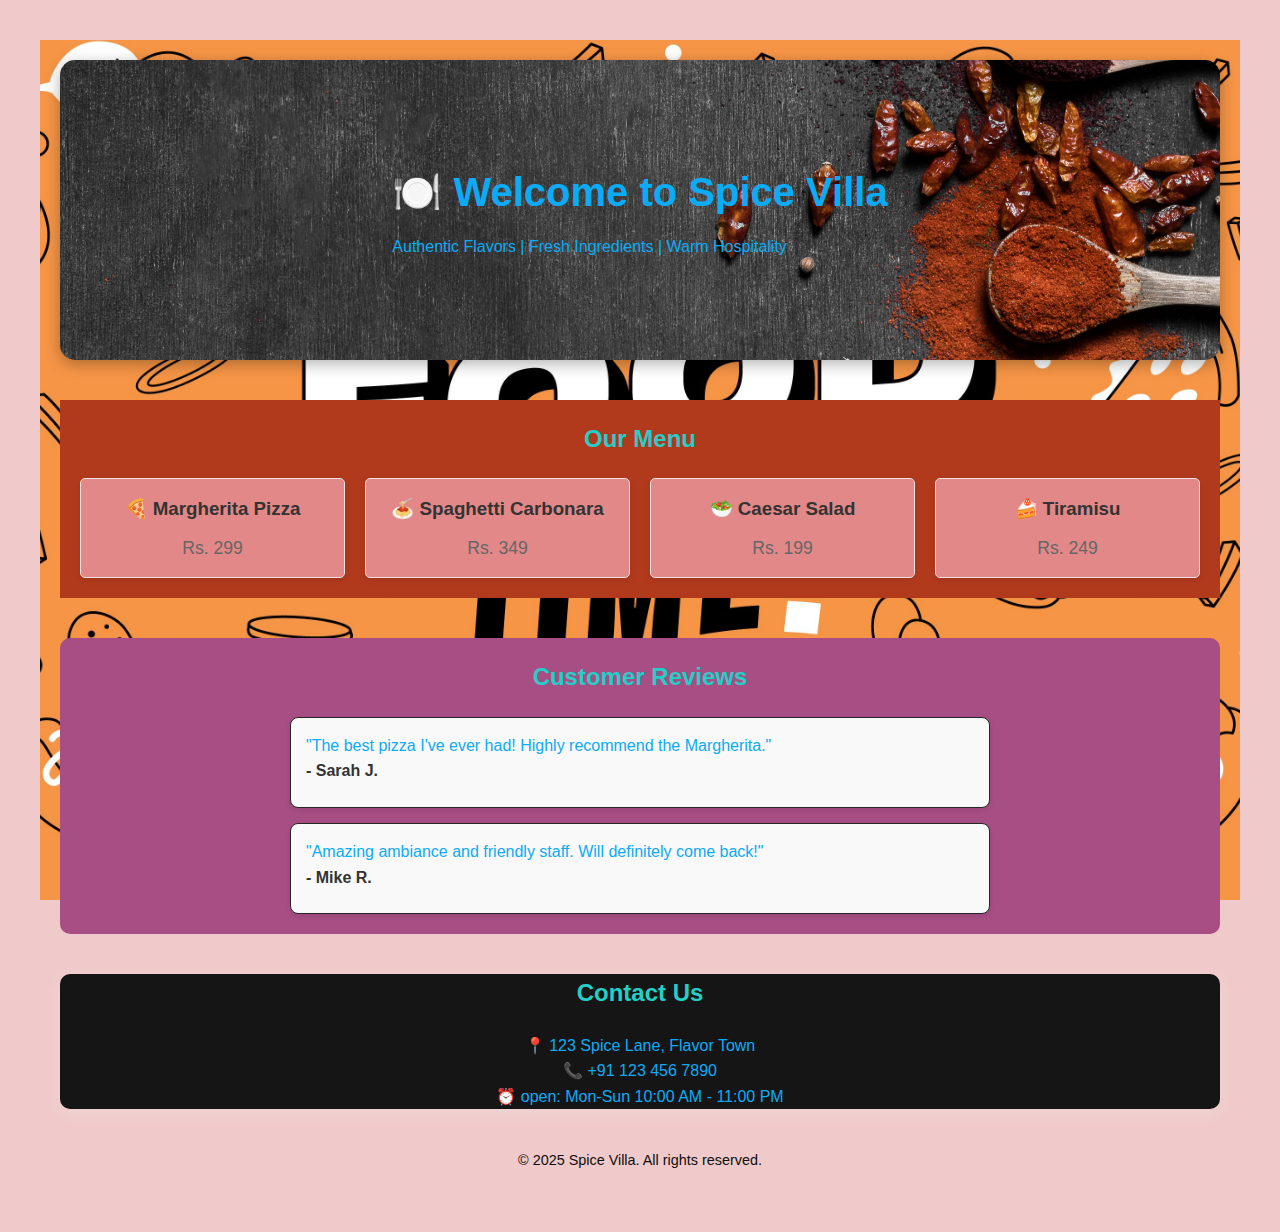
<file: cafe/index.html>
<!DOCTYPE html>
<html lang="en">
<head>
    <meta charset="UTF-8">
    <title>SPICE VILLA - A LOCAL RESTAURANT</title>
    <link rel="stylesheet" href="style.css">
</head>
<body>
    <div class="background-wrapper">
    <header class="hero">
        <div class="hero-overlay">
        <h1>🍽️  Welcome to Spice Villa</h1>
        <p>Authentic Flavors | Fresh Ingredients | Warm Hospitality </p>
    </div>
    </header>

    <section class="menu">
        <h2>Our Menu</h2>
        <div class="menu-grid">
            <div class="menu-item">
                <h3>🍕 Margherita Pizza</h3>
                <p>Rs. 299</p>
             </div>
             <div class="menu-item">
                <h3>🍝 Spaghetti Carbonara</h3>
                <p>Rs. 349</p>
             </div>
             <div class="menu-item">
                <h3>🥗 Caesar Salad</h3>
                <p>Rs. 199</p>
             </div>
             <div class="menu-item">
                <h3>🍰 Tiramisu</h3>
                <p>Rs. 249</p>
             </div>
        </div>        
    </section>

    <section class="reviews">
        <h2>Customer Reviews</h2>
        <div class="review-list">
            <div class="review">
            <p>"The best pizza I've ever had! Highly recommend the Margherita."</p>
            <strong>- Sarah J.</strong>
        </div>
        <div class="review">
            <p>"Amazing ambiance and friendly staff. Will definitely come back!"</p>
            <strong>- Mike R.</strong>
        </div>
        </div>
    </section>
    <section class="contact">
        <h2>Contact Us</h2>
        <p>📍 123 Spice Lane, Flavor Town</p>
        <p>📞 +91 123 456 7890</p>
        <p>⏰ open: Mon-Sun 10:00 AM - 11:00 PM</p>
    </section>

    <footer>
        <p>&copy; 2025 Spice Villa. All rights reserved.</p>
    </footer>
    </div>
</body>
</html>
</file>
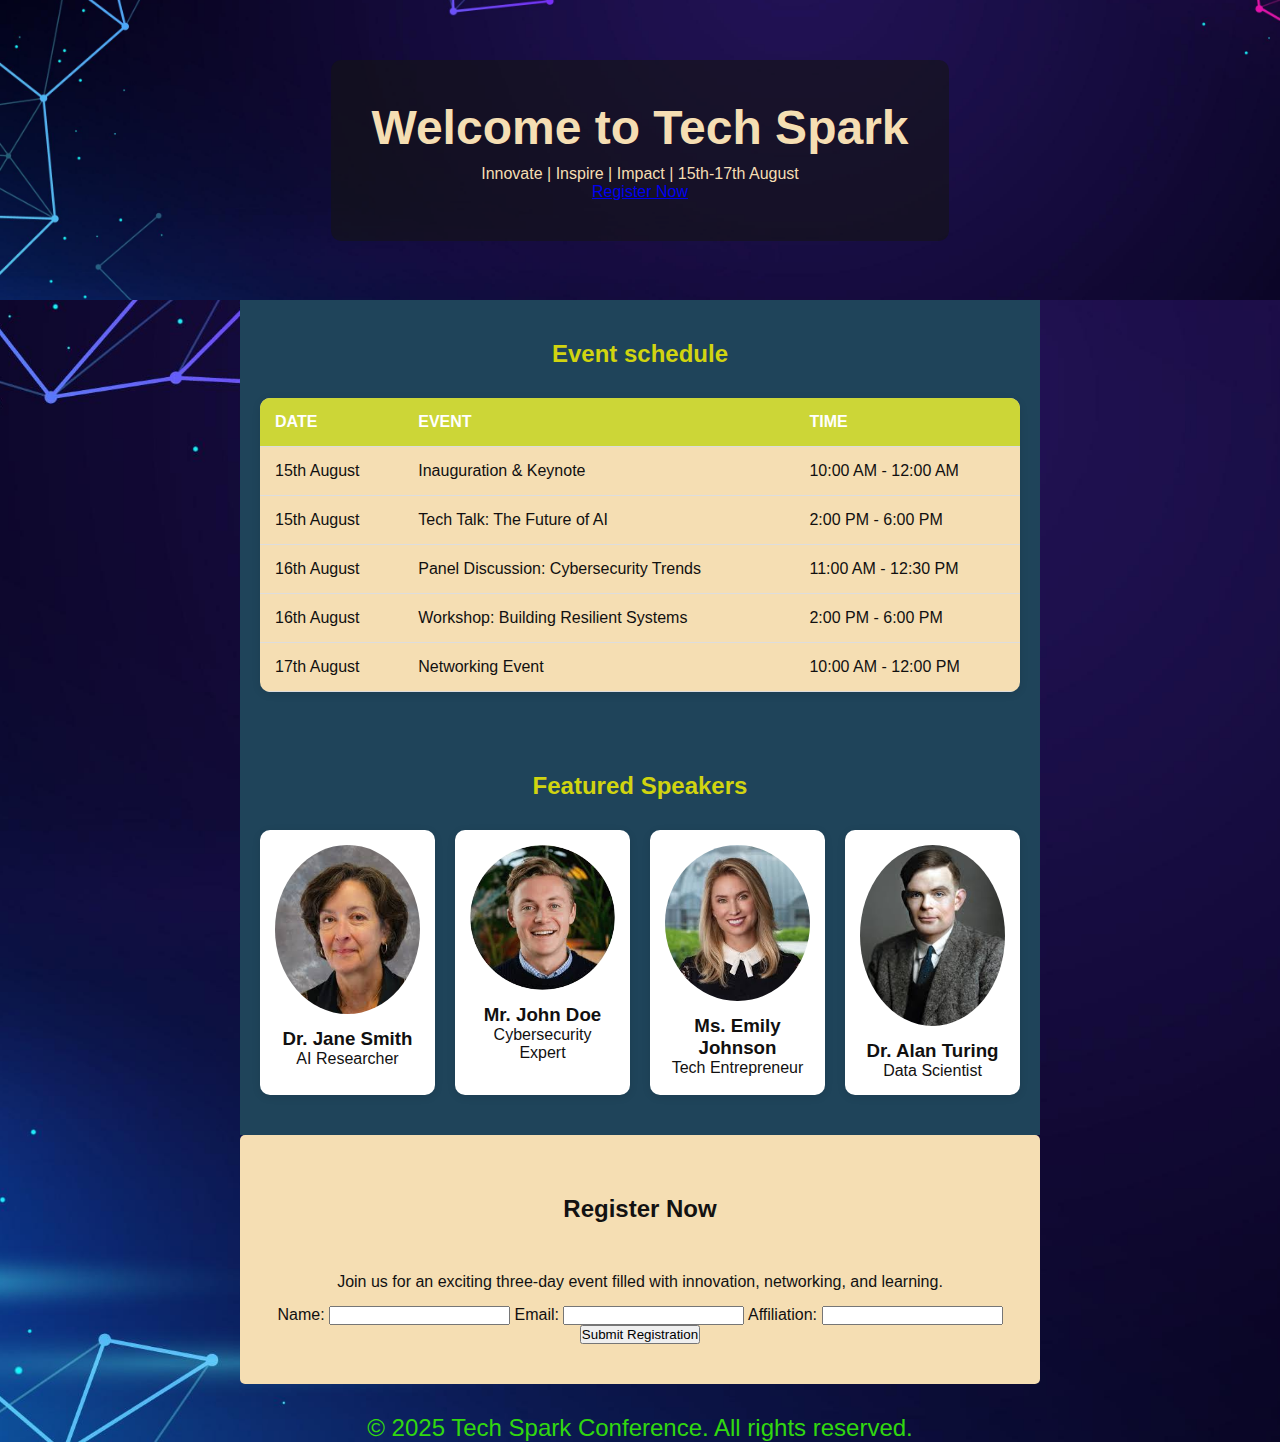
<file: event/index.html>
<!DOCTYPE html>
<html lang="en">
<head>
    <meta charset="UTF-8">
    <title>Tech spark - tech conference</title>
    <link rel="stylesheet" href="styles.css">
</head>
<body>
    <header class="hero">
        <div class="hero-overlay">
        <h1>Welcome to Tech Spark</h1>
        <p>Innovate | Inspire | Impact  | 15th-17th August </p>
        <a href ="#register" class=" btn-primary">Register Now</a>
        </div>
    </header>

    <section class="schedule">
        <h2>Event schedule</h2>
        <table>
            <tr>
                <th>DATE</th>
                <th>EVENT</th>
                <th>TIME</th>
            </tr>

            <tr>
                <td>15th August</td>
                <td>Inauguration & Keynote</td>
                <td>10:00 AM - 12:00 AM</td>
            </tr>

            <tr>
                <td>15th August</td>
                <td> Tech Talk: The Future of AI</td>
                <td>2:00 PM - 6:00 PM</td>
            </tr>
            <tr>
                <td>16th August</td>
                <td>Panel Discussion: Cybersecurity Trends</td>
                <td>11:00 AM - 12:30 PM</td>

            </tr>

            <tr>
                <td>16th August</td>
                <td>Workshop: Building Resilient Systems</td>
                <td>2:00 PM - 6:00 PM</td>
            </tr>

            <tr>
                <td>17th August</td>
                <td>Networking Event</td>
                <td>10:00 AM - 12:00 PM</td>
            </tr>
        </table>

    </section>

    <section class="speakers">
        <h2>Featured Speakers</h2>
        <div class="speaker-grid">
            <div class="speaker-card">
                <img src="speaker1.jpeg" alt="Dr. Jane Smith">
                <h3>Dr. Jane Smith</h3>
                <p>AI Researcher</p>
            </div>
            <div class="speaker-card">
                <img src="speaker2.jpeg" alt="Mr. John Doe">
                <h3>Mr. John Doe</h3>
                <p>Cybersecurity Expert</p>
            </div>
            <div class="speaker-card">
                <img src="speaker3.jpeg" alt="Ms. Emily Johnson">
                <h3>Ms. Emily Johnson</h3>
                <p>Tech Entrepreneur</p>
            </div>
            <div class="speaker-card">
                <img src="speaker4.jpeg" alt="Dr. Alan Turing">
                <h3>Dr. Alan Turing</h3>
                <p>Data Scientist</p>
            </div>
        </div>
    </section>

    <section class="register" id="register">
        <h2>Register Now</h2>
        <p>Join us for an exciting three-day event filled with innovation, networking, and learning.</p>
        <form action="/submit_registration" method="post">
            <label for="name">Name:</label>
            <input type="text" id="name" name="name" required>

            <label for="email">Email:</label>
            <input type="email" id="email" name="email" required>

            <label for="affiliation">Affiliation:</label>
            <input type="text" id="affiliation" name="affiliation">

            <button type="submit" class="btn-primary">Submit Registration</button>
        </form>

    </section>
    <footer class="footer">
        <p>&copy; 2025 Tech Spark Conference. All rights reserved.</p>
        
    </footer>

</body>
</html>
</file>
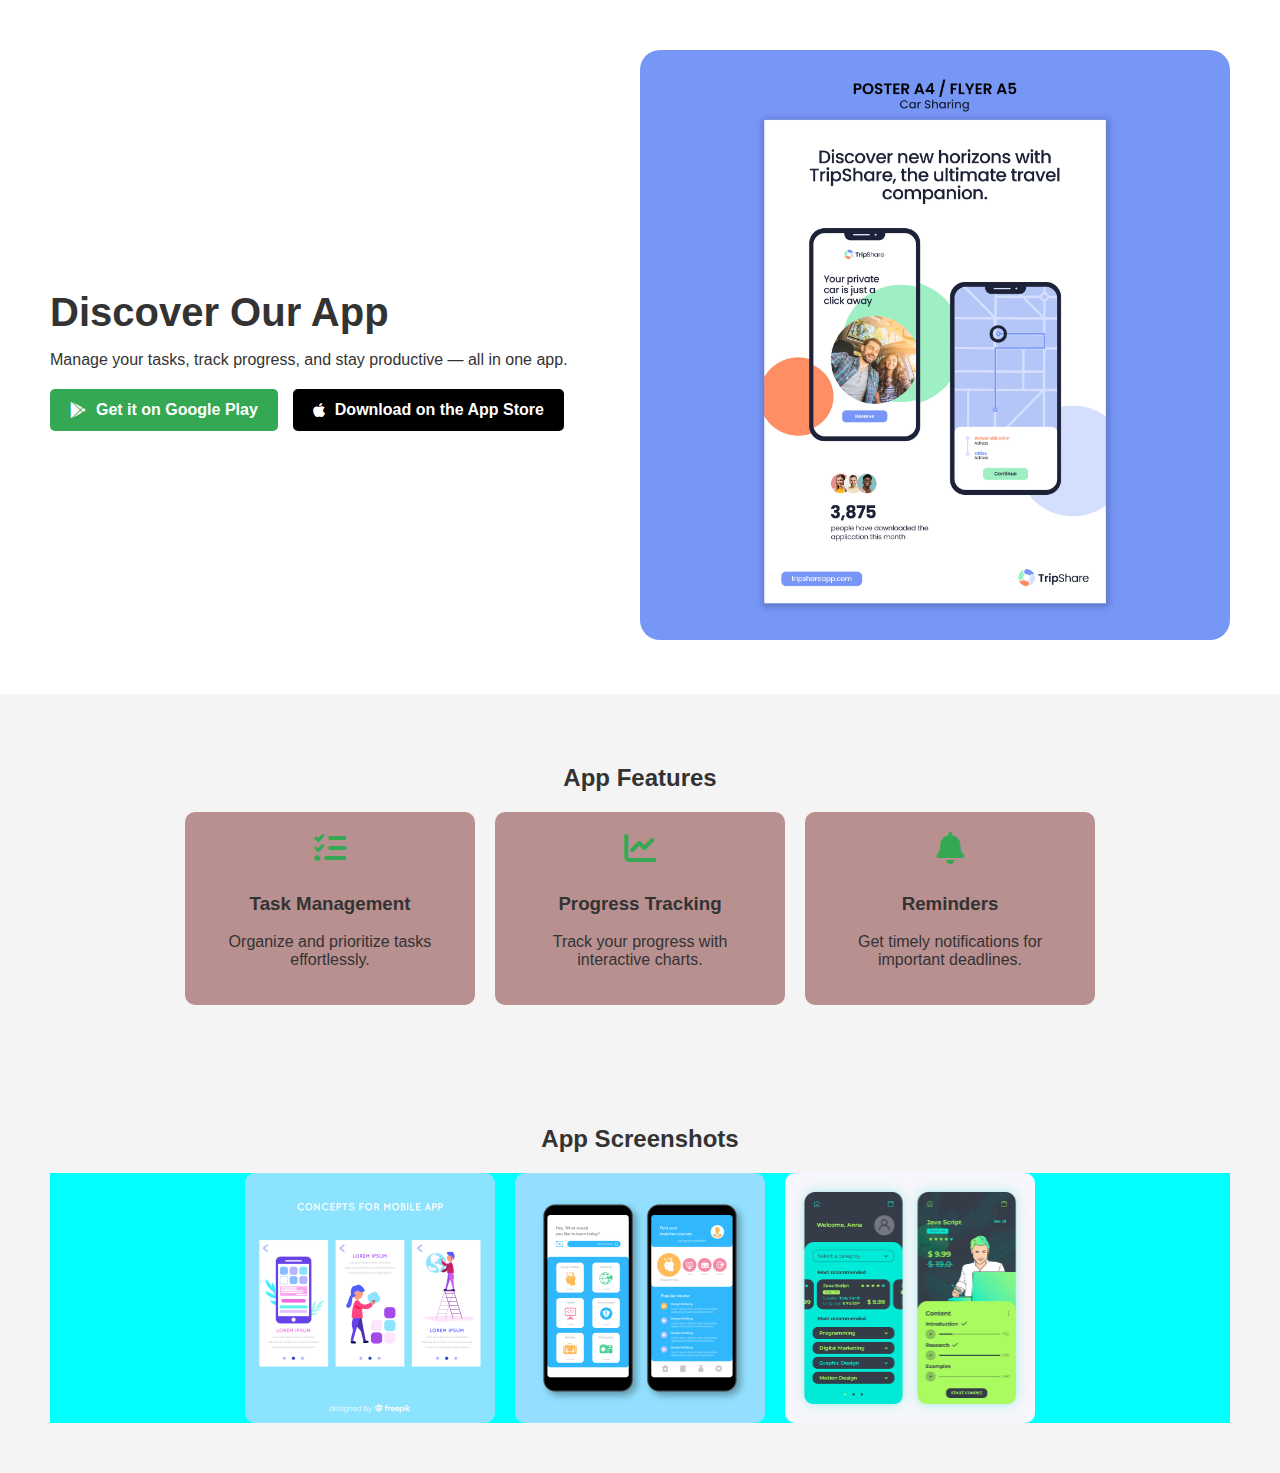
<file: mobile app/index.html>
<!DOCTYPE html>
<html lang="en">
<head>
    <meta charset="UTF-8">
    <meta name="viewport" content="width=device-width, initial-scale=1.0">
    <title>Mobile App Promo</title>
    <link rel="stylesheet" href="style.css">
    <link rel="stylesheet" href="https://cdnjs.cloudflare.com/ajax/libs/font-awesome/6.5.0/css/all.min.css">
</head>
<body>

    <!-- Hero Section -->
    <section class="hero">
        <div class="hero-content">
            <h1>Discover Our App</h1>
            <p>Manage your tasks, track progress, and stay productive — all in one app.</p>
            <div class="store-buttons">
                <a href="#" class="store-btn google"><i class="fab fa-google-play"></i> Get it on Google Play</a>
                <a href="#" class="store-btn apple"><i class="fab fa-apple"></i> Download on the App Store</a>
            </div>
        </div>
        <div class="hero-image">
            <img src="phone.jpg" alt="Mobile App">
        </div>
    </section>

    <!-- Features Section -->
    <section class="features">
        <h2>App Features</h2>
        <div class="feature-grid">
            <div class="feature-card">
                <i class="fas fa-tasks"></i>
                <h3>Task Management</h3>
                <p>Organize and prioritize tasks effortlessly.</p>
            </div>
            <div class="feature-card">
                <i class="fas fa-chart-line"></i>
                <h3>Progress Tracking</h3>
                <p>Track your progress with interactive charts.</p>
            </div>
            <div class="feature-card">
                <i class="fas fa-bell"></i>
                <h3>Reminders</h3>
                <p>Get timely notifications for important deadlines.</p>
            </div>
        </div>
    </section>

    <!-- Screenshots Section -->
    <section class="screenshots">
        <h2>App Screenshots</h2>
        <div class="screenshot-gallery">
            <img src="sc1.jpg" alt="Screenshot 1">
            <img src="sc2.jpg" alt="Screenshot 2">
            <img src="sc3.jpg" alt="Screenshot 3">
        </div>
    </section>

</body>
</html>
</file>
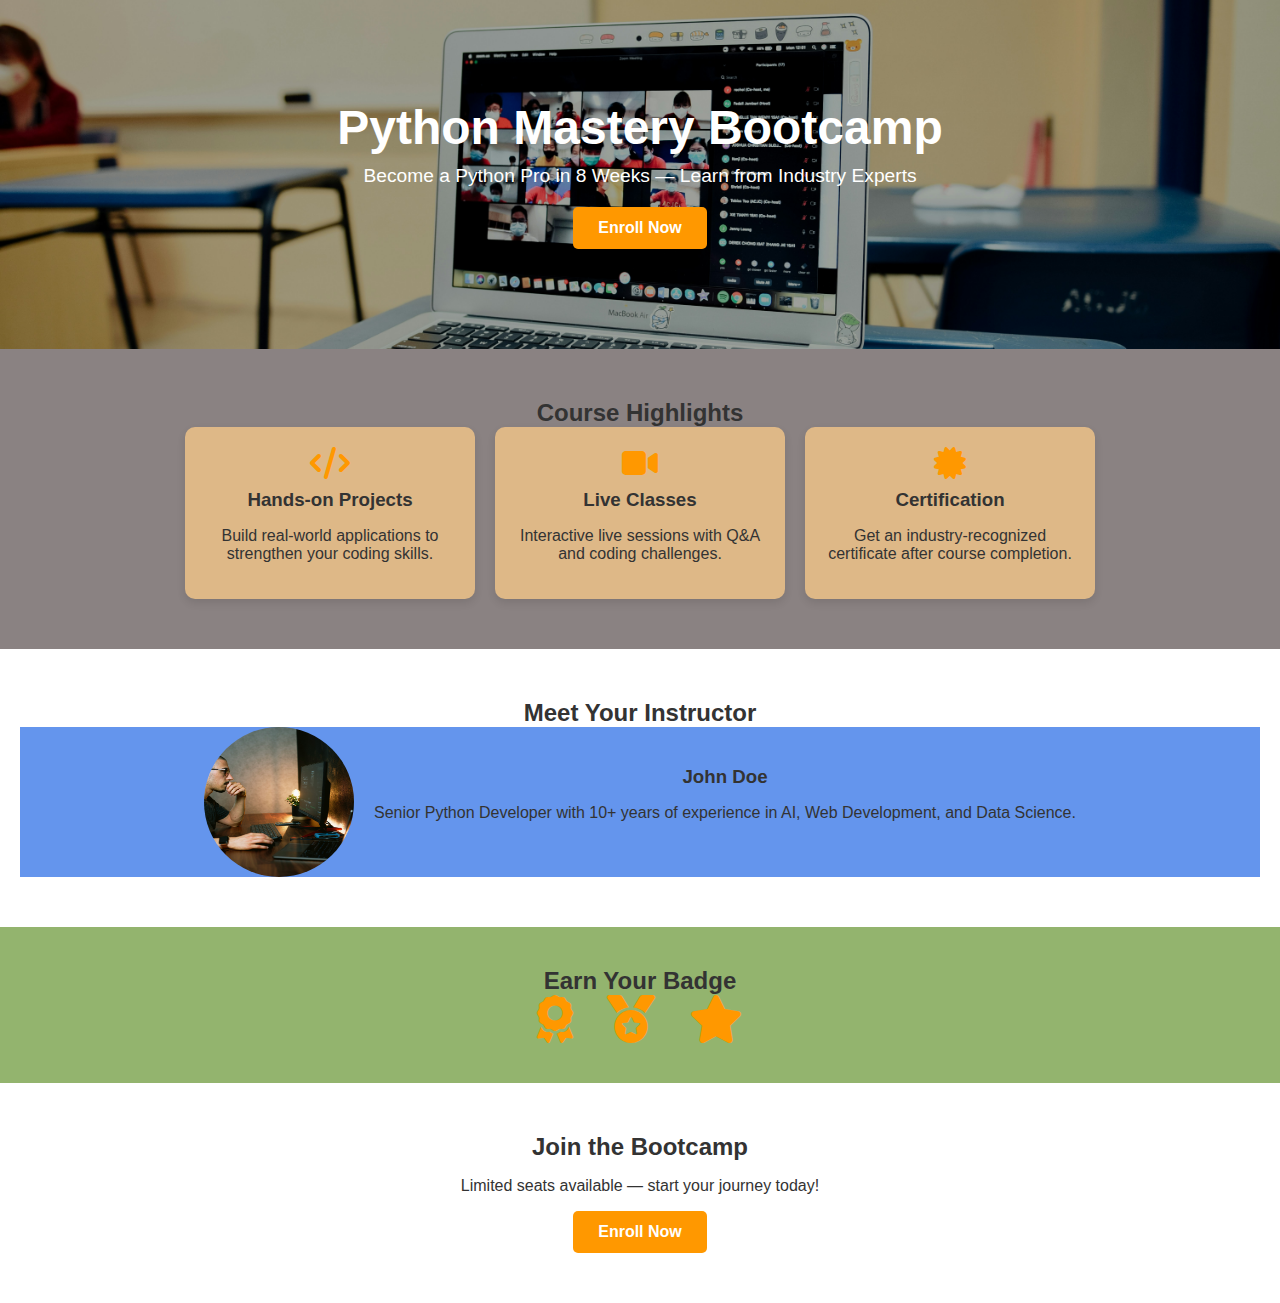
<file: online course/index.html>
<!DOCTYPE html>
<html lang="en">
<head>
    <meta charset="UTF-8">
    <meta name="viewport" content="width=device-width, initial-scale=1.0">
    <title>Python Mastery Bootcamp</title>
    <link rel="stylesheet" href="style.css">
    <link rel="stylesheet" href="https://cdnjs.cloudflare.com/ajax/libs/font-awesome/6.5.0/css/all.min.css">
</head>
<body>

    <!-- Hero Section -->
    <header class="hero">
        <div class="hero-content">
            <h1>Python Mastery Bootcamp</h1>
            <p>Become a Python Pro in 8 Weeks — Learn from Industry Experts</p>
            <a href="#enroll" class="btn">Enroll Now</a>
        </div>
    </header>

    <!-- Course Highlights -->
    <section class="highlights">
        <h2>Course Highlights</h2>
        <div class="highlight-grid">
            <div class="highlight">
                <i class="fas fa-code"></i>
                <h3>Hands-on Projects</h3>
                <p>Build real-world applications to strengthen your coding skills.</p>
            </div>
            <div class="highlight">
                <i class="fas fa-video"></i>
                <h3>Live Classes</h3>
                <p>Interactive live sessions with Q&A and coding challenges.</p>
            </div>
            <div class="highlight">
                <i class="fas fa-certificate"></i>
                <h3>Certification</h3>
                <p>Get an industry-recognized certificate after course completion.</p>
            </div>
        </div>
    </section>

    <!-- Instructor Info -->
    <section class="instructor">
        <h2>Meet Your Instructor</h2>
        <div class="instructor-info">
            <img src="instructor.jpg" alt="Instructor">
            <div>
                <h3>John Doe</h3>
                <p>Senior Python Developer with 10+ years of experience in AI, Web Development, and Data Science.</p>
            </div>
        </div>
    </section>

    <!-- Badges Section -->
    <section class="badges">
        <h2>Earn Your Badge</h2>
        <div class="badge-list">
            <i class="fas fa-award"></i>
            <i class="fas fa-medal"></i>
            <i class="fas fa-star"></i>
        </div>
    </section>

    <!-- Enroll Section -->
    <section id="enroll" class="enroll">
        <h2>Join the Bootcamp</h2>
        <p>Limited seats available — start your journey today!</p>
        <a href="#" class="btn">Enroll Now</a>
    </section>

</body>
</html>
</file>
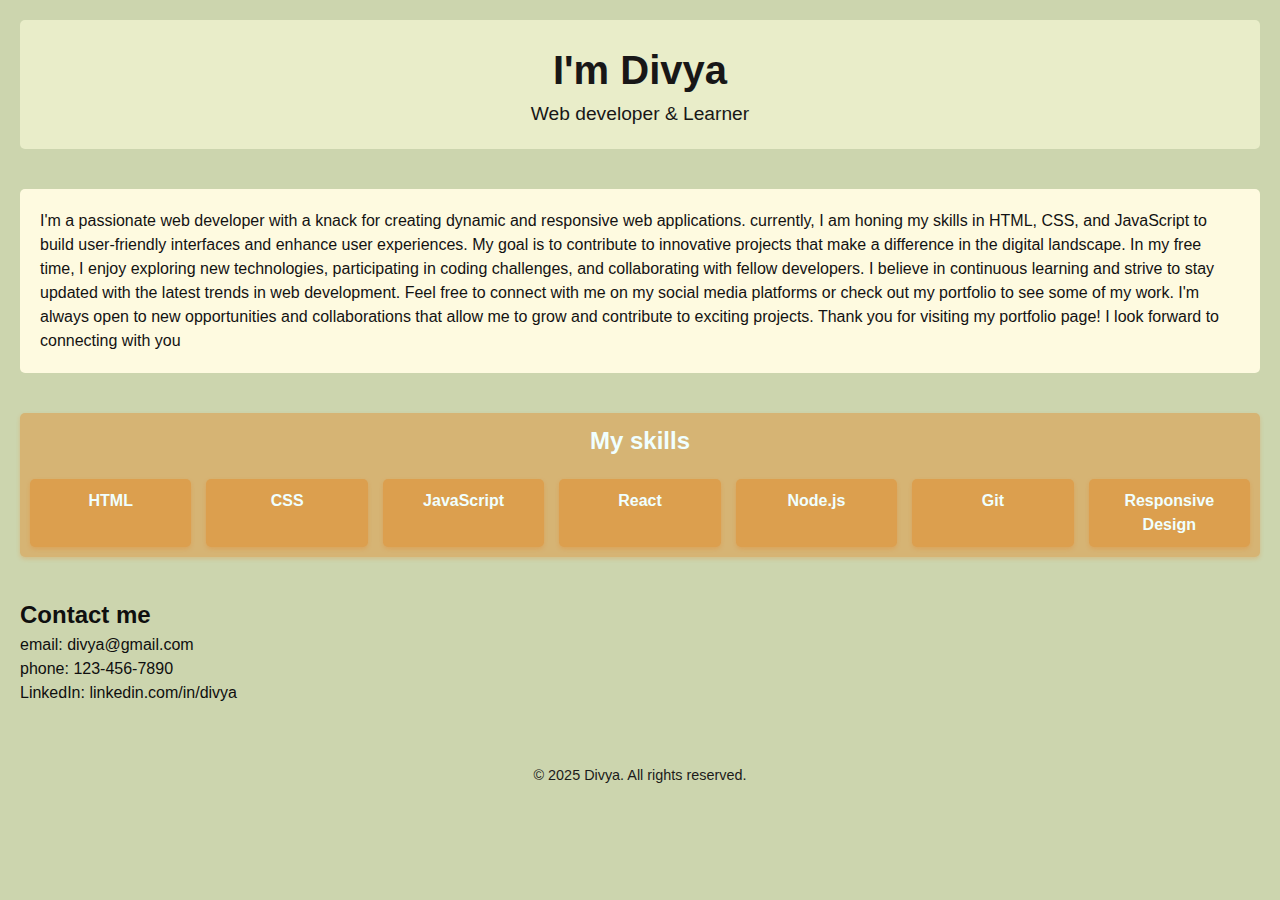
<file: portfolio page/index.html>
<!DOCTYPE html>
<html lang="en">
<head>
    <meta charset="UTF-8">
    
    <title>PORT-FOLIO PAGE </title>
    <link rel="stylesheet" href="style.css">
</head>
<body>
    <header>
        <h1> I'm Divya</h1>
        <p> Web developer & Learner</p>
    </header>

    <section class="about">
        <p> I'm a passionate web developer with a knack for creating dynamic and responsive web applications.
            currently, I am honing my skills in HTML, CSS, and JavaScript to build user-friendly interfaces and enhance user experiences. My goal is to contribute to innovative projects that make a difference in the digital landscape.
         In my free time, I enjoy exploring new technologies, participating in coding challenges, and collaborating with fellow developers. I believe in continuous learning and strive to stay updated with the latest trends in web development.
         Feel free to connect with me on my social media platforms or check out my portfolio to see some of my work. I'm always open to new opportunities and collaborations that allow me to grow and contribute to exciting projects.
         Thank you for visiting my portfolio page! I look forward to connecting with you
        </p>
    </section>

    <section class="skill">
        <h2>My skills</h2>
        <div class="skills-grid"> 
            <div class="skill">HTML</div>
            <div class="skill">CSS</div>
            <div class="skill">JavaScript</div>
            <div class="skill">React</div>
            <div class="skill">Node.js</div>
            <div class="skill">Git</div>
            <div class="skill">Responsive Design</div>
        </div>
    </section>
    <section class="Contact"> 
        <h2> Contact me</h2>
        <p> email: divya@gmail.com</p>
        <p> phone: 123-456-7890</p>
        <p> LinkedIn: linkedin.com/in/divya</p>
         </section>

         <footer>
        <p>&copy; 2025 Divya. All rights reserved.</p>
         </footer>
    
</body>
</html>
</file>
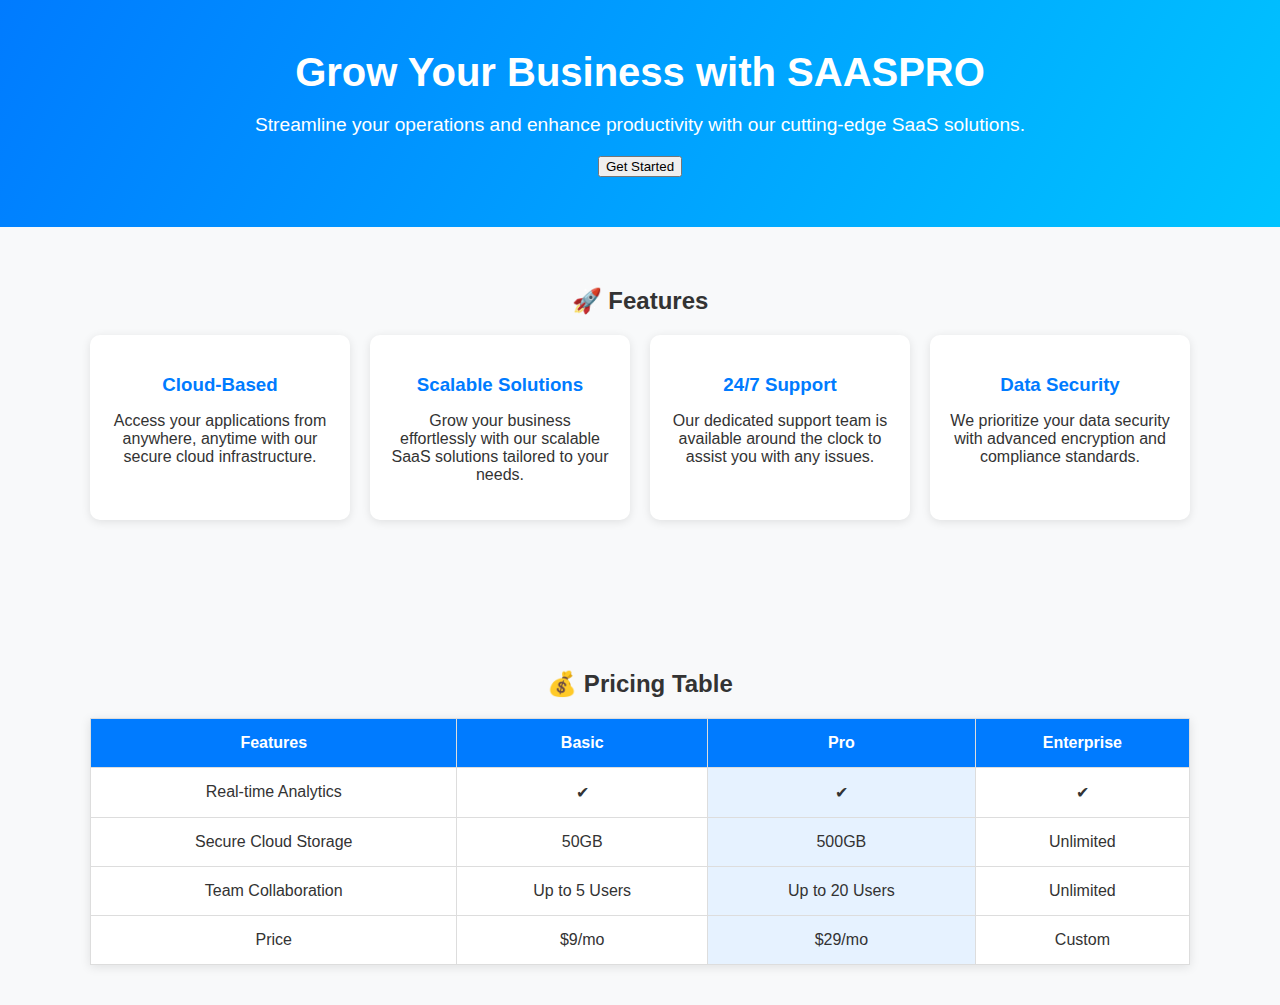
<file: saas/saas.html>
<!DOCTYPE html>
<html lang="en">
<head>
    <meta charset="UTF-8">
    <title> SaaS Startup website</title>
    <link rel="stylesheet" href="saas.css">
</head>
<body>
    <header>
        <h1> Grow Your Business  with SAASPRO</h1>
        <p>Streamline your operations and enhance productivity with our cutting-edge SaaS solutions.</p>
        <button class="cta-button">Get Started</button>
    </header>

    <section>
        <h2 class="section-title">🚀 Features</h2>
            <div class="features">
                <div class="feature">
                    <h3>Cloud-Based</h3>
                    <p>Access your applications from anywhere, anytime with our secure cloud infrastructure.</p>
                </div>

                <div class="feature">
                    <h3>Scalable Solutions</h3>
                    <p>Grow your business effortlessly with our scalable SaaS solutions tailored to your needs.</p>
                </div>
                <div class="feature">
                    <h3>24/7 Support</h3>
                    <p>Our dedicated support team is available around the clock to assist you with any issues.</p>
                </div>
                <div class="feature">
                    <h3>Data Security</h3>
                    <p>We prioritize your data security with advanced encryption and compliance standards.</p>
                </div>
            </div>
       </section>
    <section>
        <h2 class="section-title">💰 Pricing Table</h2>

            <table class="pricing-table">
        <tr>
            <th>Features</th>
            <th>Basic</th>
            <th class="highlight">Pro</th>
            <th>Enterprise</th>
        </tr>
        <tr>
            <td>Real-time Analytics</td>
            <td>✔</td>
            <td class="highlight">✔</td>
            <td>✔</td>
        </tr>
        <tr>
            <td>Secure Cloud Storage</td>
            <td>50GB</td>
            <td class="highlight">500GB</td>
            <td>Unlimited</td>
        </tr>
        <tr>
            <td>Team Collaboration</td>
            <td>Up to 5 Users</td>
            <td class="highlight">Up to 20 Users</td>
            <td>Unlimited</td>
        </tr>
        <tr>
            <td>Price</td>
            <td>$9/mo</td>
            <td class="highlight">$29/mo</td>
            <td>Custom</td>
        </tr>
    </table>
</section>


            
    
</body>
</html>
</file>
<file: cafe/style.css>
*{
    margin: 0;
    padding: 0;
    box-sizing: border-box;
}

body,html{
    font-family: 'Segoe UI', Tahoma, Geneva, Verdana, sans-serif;
    background-color: #f0caca;
    color: #0cabf5;
    line-height: 1.6;
    padding: 20px;
}
.background-wrapper {
  background-image: url('header.jpg');
  background-size: cover;
  background-position: center;
  background-attachment: fixed;
  padding: 20px;
}

.hero{
    height: 300px;
  background-image: url('background.jpg');
  background-size: cover;
  background-position: center;
  border-radius: 15px;
  display: flex;
  align-items: center;
  justify-content: center;
  margin-bottom: 40px;
  box-shadow: 0 4px 15px rgba(0, 0, 0, 0.3);
}
.hero h1{
    font-size: 2.5em;
    margin-bottom: 10px;
}

.menu{
    background: rgb(177, 58, 29);
    margin:40px 0;
    padding: 20px;
}

.menu-grid{
    display: grid;
    grid-template-columns: repeat(auto-fill, minmax(250px, 1fr));
    gap: 20px;
}

.menu h2, .contact h2, .reviews h2{
    text-align: center;
    margin-bottom: 20px;
    color: rgb(36, 207, 199);
}

.menu-item{
    background-color: #e28888;
    color: rgba(8, 8, 8, 0.267);
    padding: 15px;
    border: 1px solid #ebe2e2;
    border-radius: 5px;
    text-align: center;
    box-shadow: 0 2px 6px rgba(0, 0, 0, 0.1);
}

.menu-item h3{
    margin-bottom: 10px;
    color: #333;
}

.menu-item p{
    color: #666;
    font-size: 1.1rem;
}

.reviews{
    background-color: #a74e85;
    padding: 20px;
    margin: 20px 0;
    border-radius: 10px;
}

.review-list{
    display: flex;
    flex-direction: column;
    gap:15px;
    max-width: 700px;
    margin: 0 auto;
   
}

.review{
    background-color: #f9f9f9;
    padding: 15px;
    border: 1px solid #292626;
    border-radius: 8px;
    box-shadow: 0 2px 5px rgba(0, 0, 0, 0.1);
}
.review strong{
    display: block;
    margin-bottom: 8px;
    color: #333;
}

.contact{
    background-color: #161515;
    margin: 40px 0;
    text-align: center;
    border-radius: 10px;
    box-shadow:0 4px 15px rgba(243, 240, 240, 0.3);
}

footer{
    font-size: 0.9rem;
    color: #0e0d0d;
    text-align: center;
    margin-top:30px;
}
</file>
<file: event/styles.css>
* {
    box-sizing: border-box;
    margin: 0;
    padding: 0;
}
body, html{
    font-family: sans-serif,'Segoe UI';
    color:rgb(17, 16, 16);
    background-color: #f0f0f0;
}
    body {
  background-image: url("background.jpg");
  background-size: cover;
  background-position: center;
  background-repeat: no-repeat;
}

.hero{
    background-image: url(background.jpg);
    background-size: cover;
    background-position: center;
    height: 300px;
    position: relative;
    display: flex;
    justify-content: center;
    align-items: center;
    
}
.hero-overlay{
    background-color: rgba(20, 20, 20, 0.6);
    color: wheat;
    padding:40px;
    text-align:center;
    border-radius:10px;
}
.hero h1{
    font-size: 3rem;
    margin-bottom: 10px;
}
.register-btn{
    background-color: firebrick;
    color: white;
    padding: 10px 20px;
    border: none;
    border-radius: 8px;
    display:inline-block;
    text-decoration: none;
    margin-top:15px;
    font-weight: bold;
    transition: background-color 0.3s ;
    cursor: pointer;
    font-size: 1.2rem;
}
.register-btn:hover{
    background-color: darkred;
}
section{
    background-color: #1f445a;
    padding:40px 20px;
    max-width: 800px;
    margin: 0 auto;
}

h2{
    text-align: center;
    margin-bottom: 30px;
    color: rgb(209, 212, 16);
}
table{
    width: 100%;
    border-collapse: collapse;
    background-color: wheat;
    box-shadow: 0 2px 8px rgba(0,0,0,0.1);
    border-radius: 10px;
    overflow: hidden;
}

table th, table td{
    padding: 15px;
    text-align: left;
    border-bottom: 1px solid #ddd;
}
table th{
    background-color: rgb(204, 214, 55);
    color: white;
}

.speaker-grid{
    display: grid;
    grid-template-columns: repeat(auto-fill, minmax(150px, 1fr));
    gap: 20px;
    justify-content: center;
}
.speaker-card{
    background-color: white;
    border-radius: 10px;
    box-shadow: 0 2px 8px rgba(0,0,0,0.1);
    padding: 15px;
    text-align: center;
}
.speaker-card img{
    width: 100%;
    height: auto;
    border-radius: 50%;
    margin-bottom: 10px;
}

.register{
    text-align: center;
    background-color: wheat;
    border-radius: 5px;
}
.register h2{
    color: rgb(19, 18, 18);
    padding: 20px;
}
.register p{
    color: rgb(17, 17, 17);
    padding: 0 15px 15px;
}
.form{
    display: flex;
    flex-direction: column;
    align-items: center;
}
.form input, .form textarea{
    width: 65%;
    max-width: 250px;
    padding: 10px;
    margin: 10px 0;
    border: 1px solid #ddd;
    border-radius: 8px;
}
.form input[type="submit"]{
    background-color: firebrick;
    color: white;
    cursor: pointer;
    font-weight: bold;
}
.form input[type="submit"]:hover{
    background-color: darkred;
}
.footer{
   font-size: 1.5rem;
    color: #31d80f;
    text-align: center;
    margin-top:30px;
}
</file>
<file: mobile app/style.css>
body {
    margin: 0;
    font-family: Arial, sans-serif;
    background: #f4f4f4;
    color: #333;
}

/* Hero Section */
.hero {
    display: flex;
    flex-wrap: wrap;
    align-items: center;
    padding: 50px;
    background: white;
}
.hero-content {
    flex: 1;
    min-width: 300px;
}
.hero-content h1 {
    font-size: 2.5rem;
    margin-bottom: 10px;
}
.hero-content p {
    margin-bottom: 20px;
}
.store-buttons {
    display: flex;
    gap: 15px;
}
.store-btn {
    display: inline-flex;
    align-items: center;
    gap: 10px;
    padding: 12px 20px;
    text-decoration: none;
    color: white;
    border-radius: 5px;
    font-weight: bold;
}
.store-btn.google {
    background: #34a853;
}
.store-btn.apple {
    background: #000;
}
.hero-image {
    flex: 1;
    min-width: 300px;
}
.hero-image img {
    max-width: 100%;
    border-radius: 20px;
}

/* Features Section */
.features {
    padding: 50px;
    text-align: center;
}
.feature-grid {
    display: flex;
    flex-wrap: wrap;
    gap: 20px;
    justify-content: center;
}
.feature-card {
    background: rgb(185, 144, 144);
    padding: 20px;
    border-radius: 10px;
    width: 250px;
    text-align: center;
}
.feature-card i {
    font-size: 2rem;
    color: #34a853;
    margin-bottom: 10px;
}

/* Screenshots Section */
.screenshots {
    padding: 50px;
    text-align: center;
}
.screenshot-gallery {
    background: aqua;
    display: flex;
    gap: 20px;
    flex-wrap: wrap;
    justify-content: center;
}
.screenshot-gallery img {
    width: 250px;
    border-radius: 10px;
}
</file>
<file: online course/style.css>
body {
    margin: 0;
    font-family: Arial, sans-serif;
    color: #333;
}

h1, h2, h3 {
    margin: 0;
}

.btn {
    display: inline-block;
    padding: 12px 25px;
    background: #ff9800;
    color: white;
    text-decoration: none;
    border-radius: 5px;
    font-weight: bold;
}

.hero {
    background: url('background.jpg') no-repeat center center/cover;
    color: white;
    text-align: center;
    padding: 100px 20px;
}

.hero h1 {
    font-size: 3rem;
}

.hero p {
    margin: 10px 0 20px;
    font-size: 1.2rem;
}

.highlights {
    padding: 50px 20px;
    text-align: center;
    background: #8a8282;
}

.highlight-grid {
    display: flex;
    gap: 20px;
    justify-content: center;
    flex-wrap: wrap;
}

.highlight {
    background:burlywood;
    padding: 20px;
    border-radius: 10px;
    width: 250px;
    box-shadow: 0 4px 8px rgba(0,0,0,0.1);
}

.highlight i {
    font-size: 2rem;
    color: #ff9800;
    margin-bottom: 10px;
}

.instructor {
    padding: 50px 20px;
    text-align: center;
}

.instructor-info {
    background: cornflowerblue;
    display: flex;
    align-items: center;
    justify-content: center;
    gap: 20px;
    flex-wrap: wrap;
}

.instructor-info img {
    width: 150px;
    height: 150px;
    border-radius: 50%;
}

.badges {
    padding: 40px 20px;
    text-align: center;
    background: #93b46e;
}

.badge-list i {
    font-size: 3rem;
    margin: 0 15px;
    color: #ff9800;
}

.enroll {
    padding: 50px 20px;
    text-align: center;
}
</file>
<file: portfolio page/style.css>
*{
    margin: 0;
    padding: 0;
    box-sizing: border-box;
}
body{
    font-family: Arial, Helvetica, sans-serif;
    background-color: #ccd5ae;
    color:rgb(15, 15, 15);
    line-height: 1.5;
    padding:20px;
}
header{
    text-align: center;
    padding: 20px;
    background-color: #e9edc9;
    color: rgb(24, 23, 23);
    border-radius: 5px;
}

header h1{
    font-size: 2.5rem;
}

header p{
    font-size: 1.2rem;
}

section{
    margin: 40px 0;
}

.about,
.contact{
    background-color: #fefae0;
    color: rgb(19, 18, 18);
    padding: 20px;
    border-radius: 5px;
}
.about h2, .contact h2, .skills h2{
    margin-bottom: 15px;
    color:#6d5d97;
}

.skills-grid{
    display: grid;
    color:#34a72a;
    grid-template-columns: repeat(auto-fill, minmax(150px, 1fr));
    gap:15px;
    margin-top: 20px;

}

.skill{
    background-color: #e9790959;
    padding: 10px;
    border-radius: 5px;
    text-align: center;
    font-weight: bold;
    color:azure;
    box-shadow: 0 2px 4px rgba(236, 109, 4, 0.219);

}

footer{
    text-align: center;
    padding: 20px;
    color:rgb(27, 27, 26);
    margin-top: 40px;
    font-size:0.9rem;
    
}
</file>
<file: saas/saas.css>
body {
    font-family: Arial, sans-serif;
    margin: 0;
    background: #f8f9fa;
    color: #333;
}

/* Header */
header {
    background: linear-gradient(120deg, #007bff, #00c4ff);
    color: white;
    text-align: center;
    padding: 50px 20px;
}
header h1 {
    margin: 0;
    font-size: 2.5rem;
}
header p {
    font-size: 1.2rem;
    margin-bottom: 20px;
}
header .cta-btn {
    background: white;
    color: #007bff;
    padding: 12px 25px;
    border: none;
    border-radius: 25px;
    font-size: 1rem;
    cursor: pointer;
    transition: 0.3s;
}
header .cta-btn:hover {
    background: #e0e0e0;
}

/* Section */
section {
    max-width: 1100px;
    margin: auto;
    padding: 40px 20px;
}

.section-title {
    text-align: center;
}

/* Features */
.features {
    display: grid;
    grid-template-columns: repeat(auto-fit, minmax(250px, 1fr));
    gap: 20px;
    margin-bottom: 50px;
}
.feature {
    background: white;
    padding: 20px;
    border-radius: 10px;
    box-shadow: 0 2px 10px rgba(0,0,0,0.1);
    text-align: center;
    transition: transform 0.3s;
}
.feature:hover {
    transform: translateY(-5px);
}
.feature h3 {
    margin-bottom: 10px;
    color: #007bff;
}

/* Pricing Table */
.pricing-table {
    border-collapse: collapse;
    width: 100%;
    background: white;
    box-shadow: 0 2px 10px rgba(0,0,0,0.1);
}
.pricing-table th, .pricing-table td {
    border: 1px solid #ddd;
    padding: 15px;
    text-align: center;
}
.pricing-table th {
    background: #007bff;
    color: white;
}
.highlight {
    background: #e6f2ff;
}
</file>
